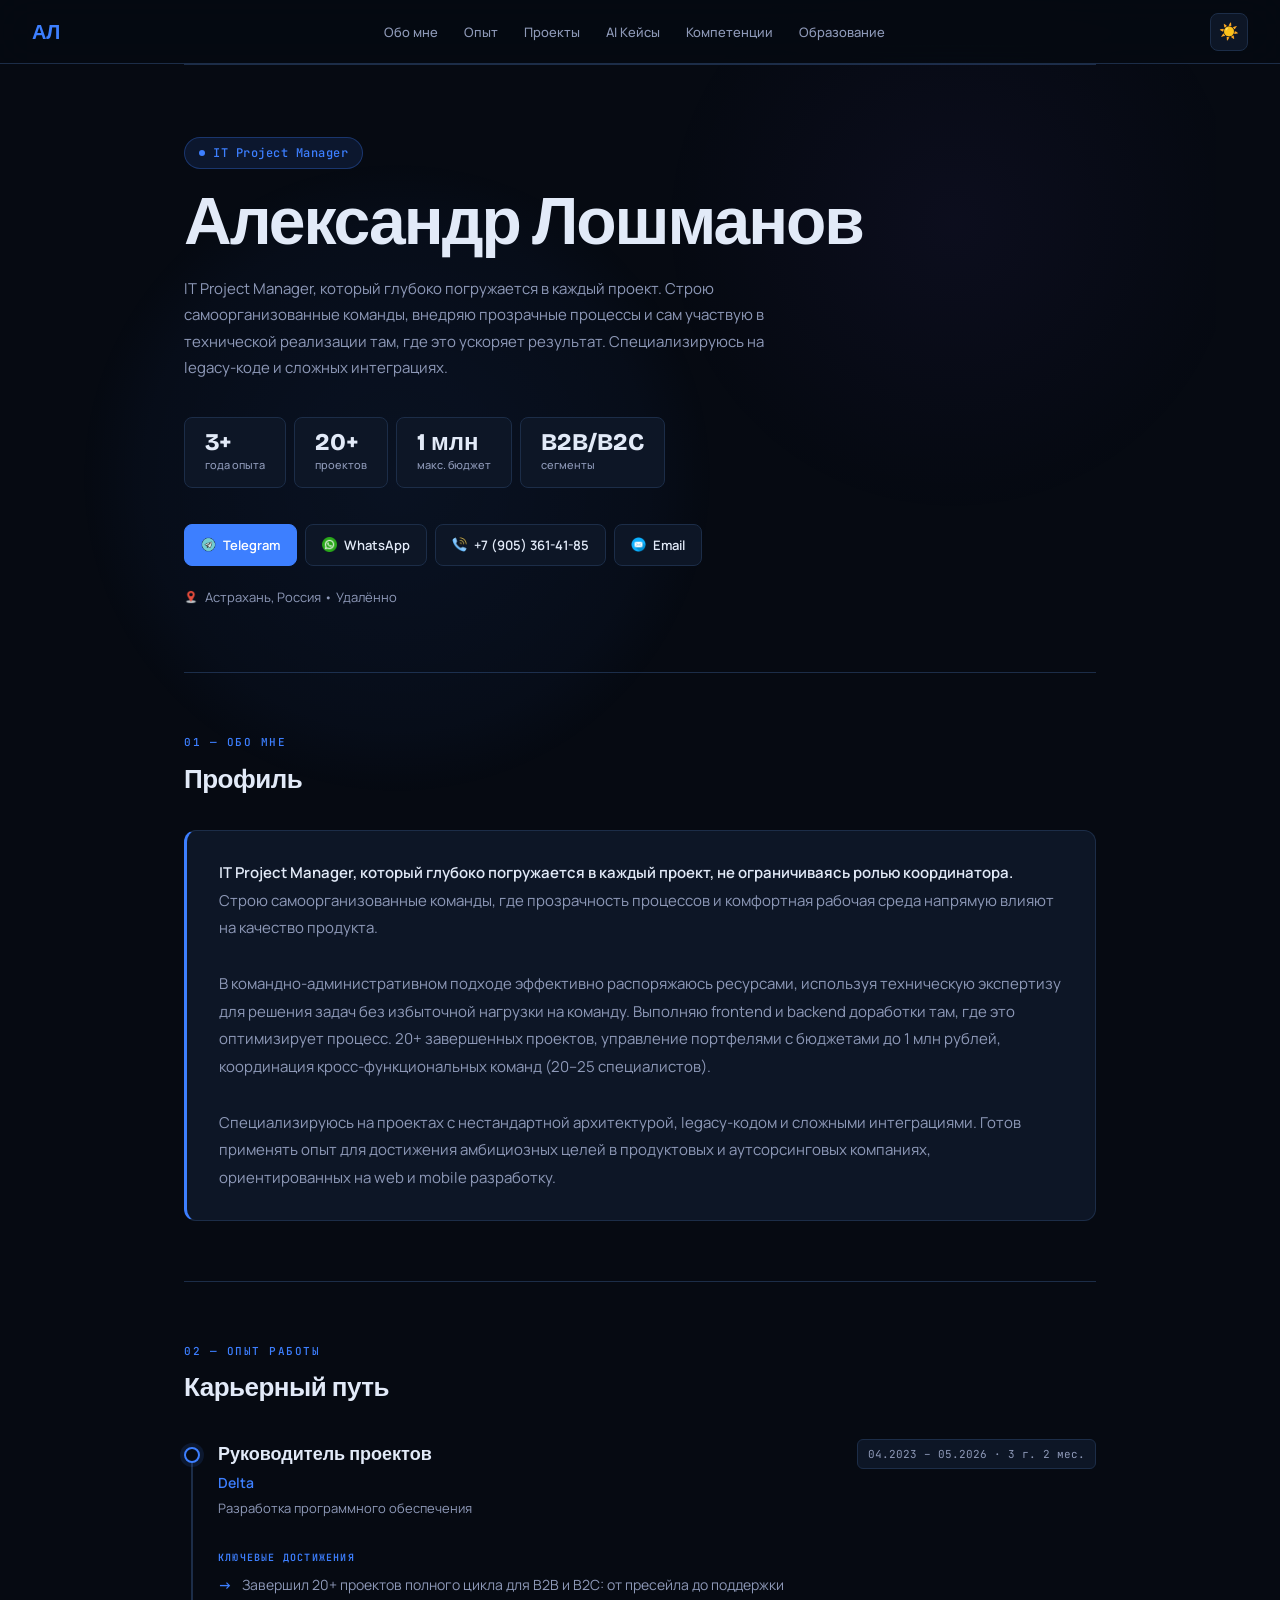
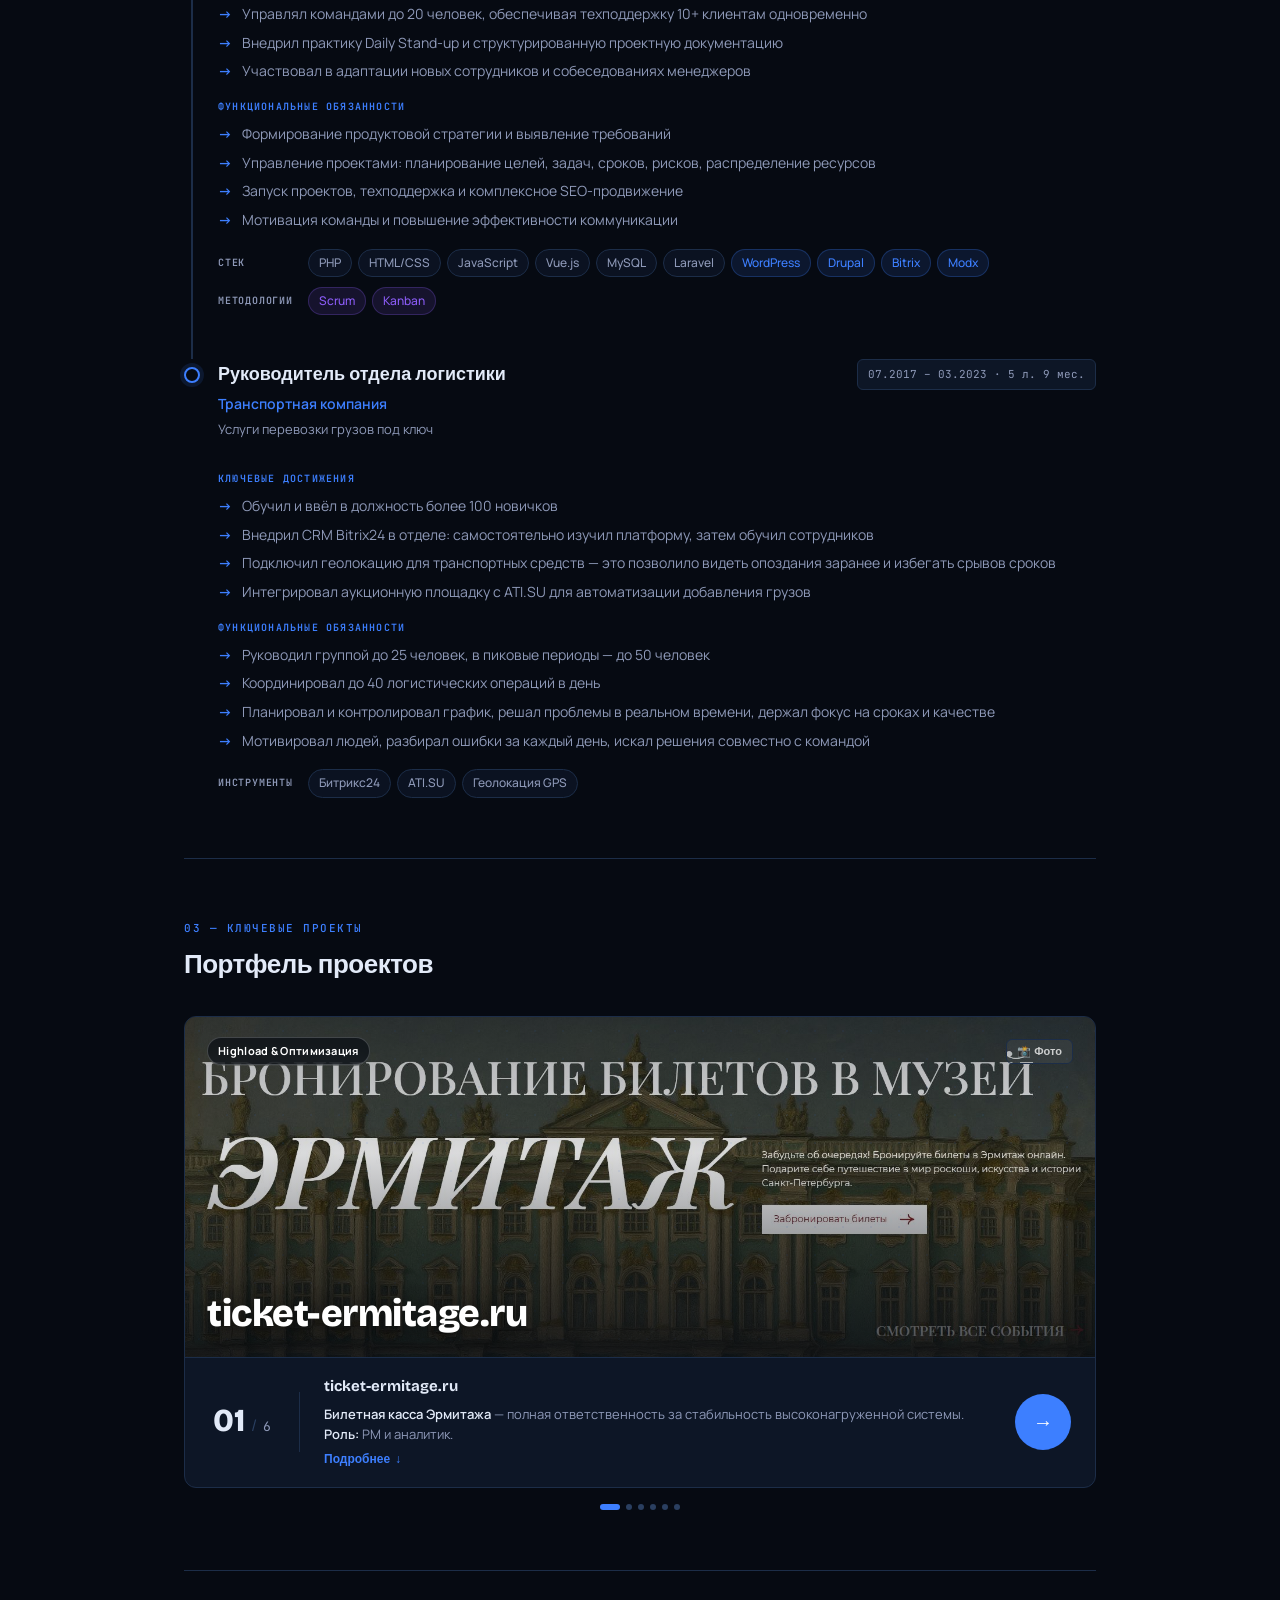
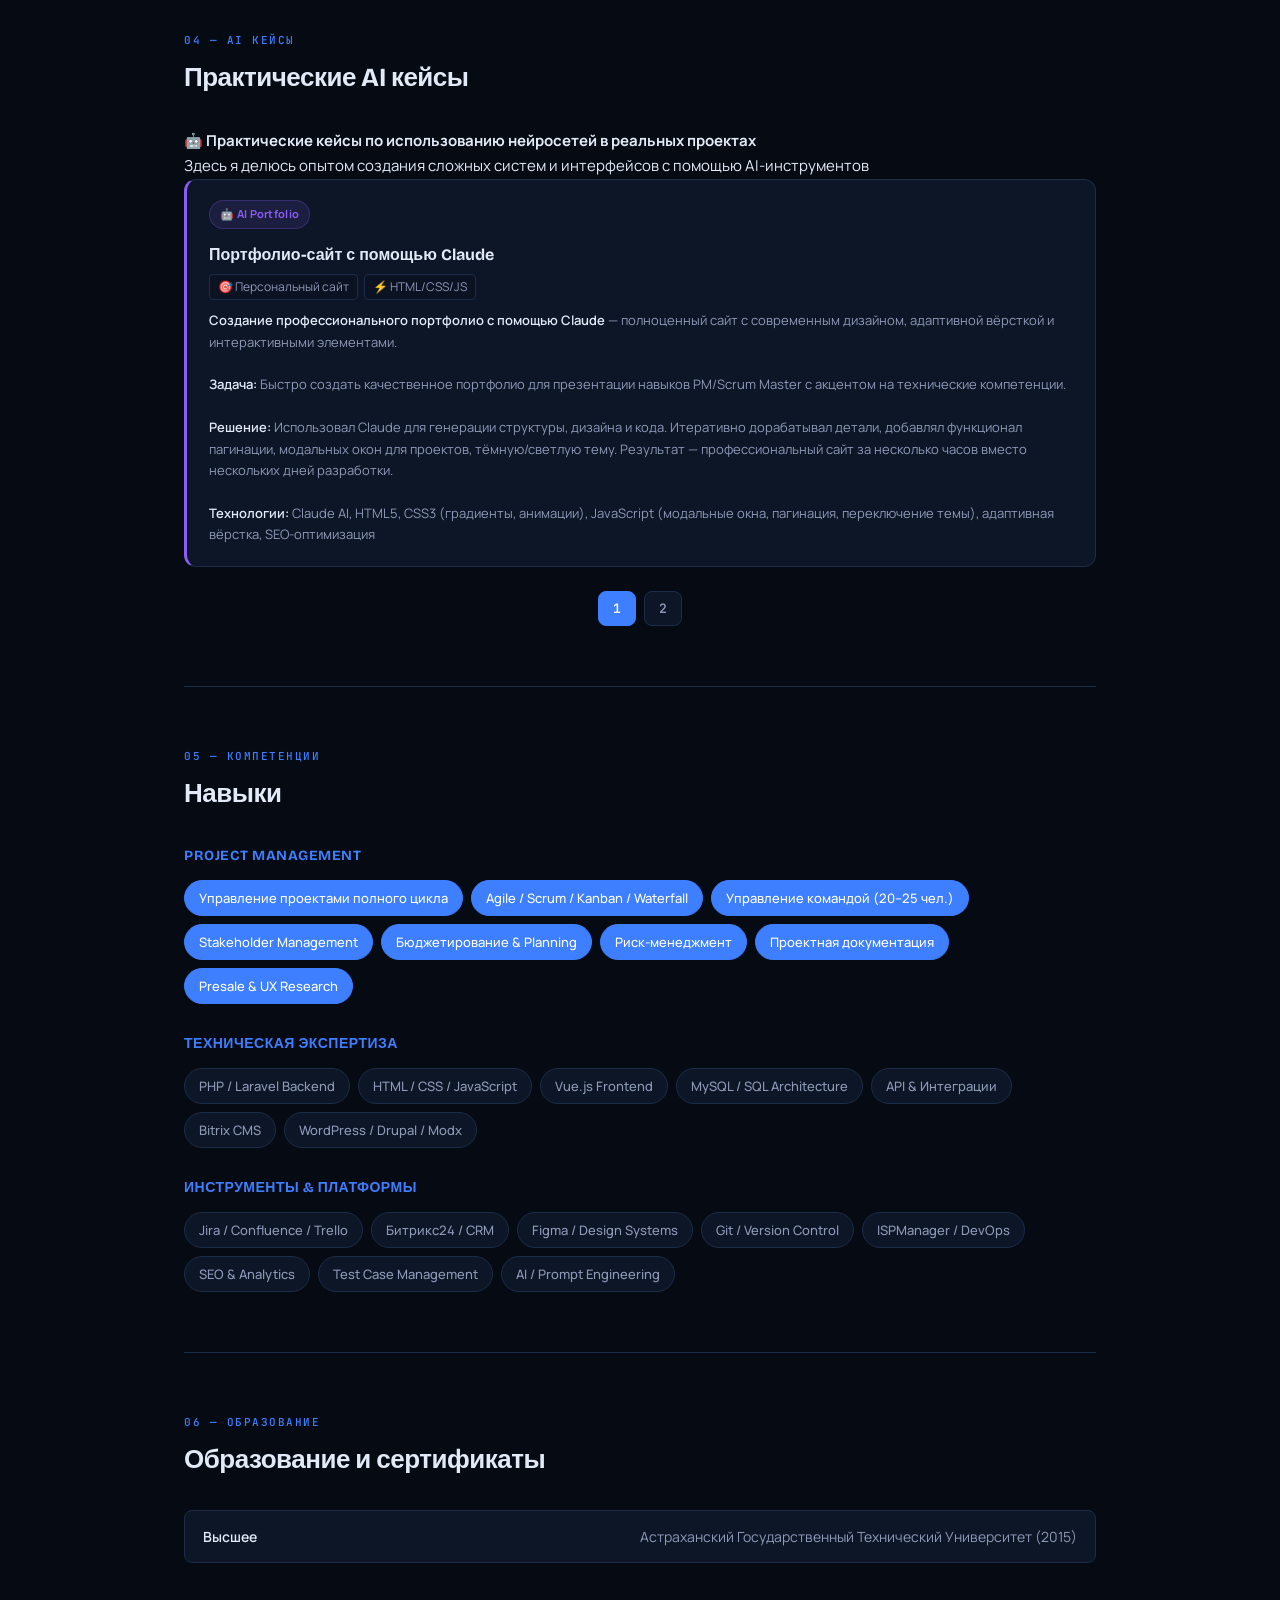
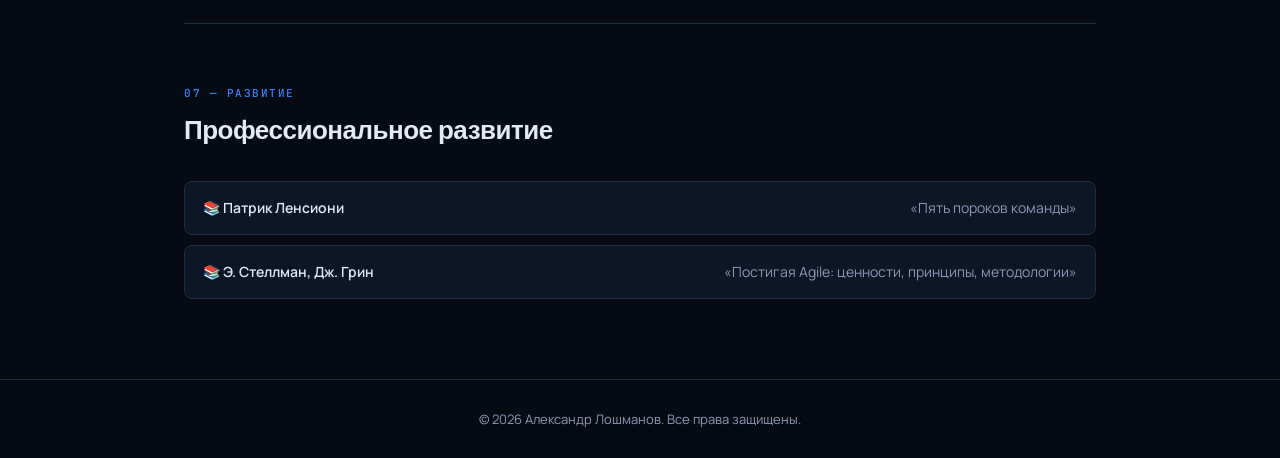
<file: index.html>
<!DOCTYPE html>
<html lang="ru">
<head>
  <meta charset="UTF-8">
  <meta name="viewport" content="width=device-width, initial-scale=1.0">

  <!-- Yandex.Metrika counter -->
  <script type="text/javascript">
    (function(m,e,t,r,i,k,a){
      m[i]=m[i]||function(){(m[i].a=m[i].a||[]).push(arguments)};
      m[i].l=1*new Date();
      for(var j=0;j<document.scripts.length;j++){if(document.scripts[j].src===r){return;}}
      k=e.createElement(t),a=e.getElementsByTagName(t)[0],k.async=1,k.src=r,a.parentNode.insertBefore(k,a)
    })(window,document,'script','https://mc.yandex.ru/metrika/tag.js?id=105539542','ym');
    ym(105539542,'init',{ssr:true,webvisor:true,clickmap:true,ecommerce:"dataLayer",accurateTrackBounce:true,trackLinks:true});
  </script>
  <noscript><div><img src="https://mc.yandex.ru/watch/105539542" style="position:absolute;left:-9999px;" alt=""></div></noscript>
  <!-- /Yandex.Metrika counter -->

  <!-- Core SEO Meta Tags -->
  <title>Александр Лошманов — IT Project Manager | Портфолио</title>
  <meta name="description" content="IT Project Manager с 3+ годами опыта в веб-разработке. Управление проектами до 1 млн рублей, координация команд 20-25 человек, специализация на legacy-коде и сложных интеграциях. 20+ завершенных проектов.">
  <meta name="keywords" content="project manager, IT менеджер, веб-разработка, Bitrix CMS, управление проектами, портфель проектов, Scrum, Kanban, Астрахань, удаленно">
  <meta name="author" content="Александр Лошманов">
  <meta name="robots" content="index, follow, max-image-preview:large, max-snippet:-1, max-video-preview:-1">
  <meta name="language" content="Russian">
  <meta name="revisit-after" content="7 days">
  <meta name="theme-color" content="#060a12">

  <link rel="canonical" href="https://assamit11-cell.github.io/">

  <!-- Open Graph -->
  <meta property="og:type" content="profile">
  <meta property="og:url" content="https://assamit11-cell.github.io/">
  <meta property="og:title" content="Александр Лошманов — IT Project Manager | Портфолио">
  <meta property="og:description" content="IT Project Manager с портфелем 20+ проектов. Управление командами, веб-разработка, Bitrix CMS, сложные интеграции.">
  <meta property="og:site_name" content="Александр Лошманов - Портфолио">
  <meta property="profile:first_name" content="Александр">
  <meta property="profile:last_name" content="Лошманов">

  <!-- Performance -->
  <link rel="preconnect" href="https://fonts.googleapis.com">
  <link rel="preconnect" href="https://fonts.gstatic.com" crossorigin>
  <meta http-equiv="X-UA-Compatible" content="IE=edge">
  <meta name="format-detection" content="telephone=no">

  <!-- Fonts -->
  <link href="https://fonts.googleapis.com/css2?family=Bricolage+Grotesque:opsz,wght@12..96,400;12..96,600;12..96,700;12..96,800&family=Manrope:wght@400;500;600&family=JetBrains+Mono:wght@400;500&display=swap" rel="stylesheet">

  <link rel="icon" type="image/png" href="img/favicon.png">
  <link rel="apple-touch-icon" href="img/favicon.png">
  <link rel="stylesheet" href="style/style.css">
</head>
<body>

  <!-- Back to Top -->
  <button id="backToTop" title="Наверх">↑</button>

  <!-- Lightbox -->
  <div id="lightbox" class="lightbox">
    <span class="lightbox-close">&times;</span>
    <button class="lightbox-prev">&#10094;</button>
    <button class="lightbox-next">&#10095;</button>
    <img class="lightbox-content" id="lightbox-img" alt="Фото проекта">
  </div>

  <!-- ── Top Navigation ─────────────────────────────── -->
  <nav class="topnav">
    <span class="nav-brand">АЛ</span>
    <ul class="nav-links">
      <li><a href="#about-section"     class="nav-link" data-section="about-section">Обо мне</a></li>
      <li><a href="#experience-section" class="nav-link" data-section="experience-section">Опыт</a></li>
      <li><a href="#projects-section"  class="nav-link" data-section="projects-section">Проекты</a></li>
      <li><a href="#blog-section"      class="nav-link" data-section="blog-section">AI Кейсы</a></li>
      <li><a href="#skills-section"    class="nav-link" data-section="skills-section">Компетенции</a></li>
      <li><a href="#education-section" class="nav-link" data-section="education-section">Образование</a></li>
    </ul>
    <div class="nav-right">
      <button class="theme-toggle" id="themeToggle" title="Переключить тему">🌙</button>
      <button class="hamburger" id="hamburger" aria-label="Меню">
        <span></span><span></span><span></span>
      </button>
    </div>
  </nav>

  <!-- Mobile Nav -->
  <div class="mobile-nav" id="mobileNav">
    <a href="#about-section"      class="nav-link" data-section="about-section">Обо мне</a>
    <a href="#experience-section" class="nav-link" data-section="experience-section">Опыт работы</a>
    <a href="#projects-section"   class="nav-link" data-section="projects-section">Ключевые проекты</a>
    <a href="#blog-section"       class="nav-link" data-section="blog-section">AI Кейсы</a>
    <a href="#skills-section"     class="nav-link" data-section="skills-section">Компетенции</a>
    <a href="#education-section"  class="nav-link" data-section="education-section">Образование</a>
  </div>

  <main>
    <div class="container">

      <!-- ── Hero ──────────────────────────────────────── -->
      <section class="hero">
        <div class="hero-bg" id="heroBg"></div>
        <div class="hero-label">IT Project Manager</div>
        <h1>Александр Лошманов</h1>
        <p class="hero-subtitle">
          IT Project Manager, который глубоко погружается в каждый проект. Строю самоорганизованные команды, внедряю прозрачные процессы и сам участвую в технической реализации там, где это ускоряет результат. Специализируюсь на legacy-коде и сложных интеграциях.
        </p>
        <div class="hero-stats">
          <div class="stat-item">
            <div class="stat-num">3+</div>
            <div class="stat-label">года опыта</div>
          </div>
          <div class="stat-item">
            <div class="stat-num">20+</div>
            <div class="stat-label">проектов</div>
          </div>
          <div class="stat-item">
            <div class="stat-num">1 млн</div>
            <div class="stat-label">макс. бюджет</div>
          </div>
          <div class="stat-item">
            <div class="stat-num">B2B/B2C</div>
            <div class="stat-label">сегменты</div>
          </div>
        </div>
        <div class="hero-contacts">
          <a href="https://t.me/al_loshmanov" target="_blank" class="contact-btn primary">
            <img src="img/telegram.png" width="15" height="15" alt=""> Telegram
          </a>
          <a href="https://wa.me/79053614185" target="_blank" class="contact-btn secondary">
            <img src="img/whatsapp.png" width="15" height="15" alt=""> WhatsApp
          </a>
          <a href="tel:+79053614185" class="contact-btn secondary">
            <img src="img/phone.png" width="15" height="15" alt=""> +7 (905) 361-41-85
          </a>
          <a href="mailto:loshmanow.a@yandex.ru" class="contact-btn secondary">
            <img src="img/pochta.png" width="15" height="15" alt=""> Email
          </a>
        </div>
        <div class="hero-location">
          <img src="img/loc.png" width="14" height="14" alt=""> Астрахань, Россия • Удалённо
        </div>
      </section>

      <!-- ── About ──────────────────────────────────────── -->
      <section id="about-section">
        <div class="section-label">01 — Обо мне</div>
        <h2>Профиль</h2>
        <div class="about-text reveal">
          <strong>IT Project Manager, который глубоко погружается в каждый проект, не ограничиваясь ролью координатора.</strong> Строю самоорганизованные команды, где прозрачность процессов и комфортная рабочая среда напрямую влияют на качество продукта.<br><br>
          В командно-административном подходе эффективно распоряжаюсь ресурсами, используя техническую экспертизу для решения задач без избыточной нагрузки на команду. Выполняю frontend и backend доработки там, где это оптимизирует процесс. 20+ завершенных проектов, управление портфелями с бюджетами до 1 млн рублей, координация кросс-функциональных команд (20–25 специалистов).<br><br>
          Специализируюсь на проектах с нестандартной архитектурой, legacy-кодом и сложными интеграциями. Готов применять опыт для достижения амбициозных целей в продуктовых и аутсорсинговых компаниях, ориентированных на web и mobile разработку.
        </div>
      </section>

      <!-- ── Experience ─────────────────────────────────── -->
      <section id="experience-section">
        <div class="section-label">02 — Опыт работы</div>
        <h2>Карьерный путь</h2>
        <div class="timeline">

          <div class="timeline-item reveal">
            <div class="exp-header">
              <div>
                <div class="exp-title">Руководитель проектов</div>
                <div class="exp-company">Delta</div>
                <div class="exp-industry">Разработка программного обеспечения</div>
              </div>
              <div class="exp-period">04.2023 – 05.2026 · 3 г. 2 мес.</div>
            </div>
            <div class="exp-block-title">Ключевые достижения</div>
            <ul class="achievements">
              <li>Завершил 20+ проектов полного цикла для B2B и B2C: от пресейла до поддержки</li>
              <li>Управлял командами до 20 человек, обеспечивая техподдержку 10+ клиентам одновременно</li>
              <li>Внедрил практику Daily Stand-up и структурированную проектную документацию</li>
              <li>Участвовал в адаптации новых сотрудников и собеседованиях менеджеров</li>
            </ul>
            <div class="exp-block-title">Функциональные обязанности</div>
            <ul class="achievements">
              <li>Формирование продуктовой стратегии и выявление требований</li>
              <li>Управление проектами: планирование целей, задач, сроков, рисков, распределение ресурсов</li>
              <li>Запуск проектов, техподдержка и комплексное SEO-продвижение</li>
              <li>Мотивация команды и повышение эффективности коммуникации</li>
            </ul>
            <div class="exp-tags-group">
              <div class="exp-tags-row">
                <span class="exp-tag-label">Стек</span>
                <div class="exp-tags">
                  <span class="exp-tag">PHP</span><span class="exp-tag">HTML/CSS</span><span class="exp-tag">JavaScript</span><span class="exp-tag">Vue.js</span><span class="exp-tag">MySQL</span><span class="exp-tag">Laravel</span><span class="exp-tag exp-tag--cms">WordPress</span><span class="exp-tag exp-tag--cms">Drupal</span><span class="exp-tag exp-tag--cms">Bitrix</span><span class="exp-tag exp-tag--cms">Modx</span>
                </div>
              </div>
              <div class="exp-tags-row">
                <span class="exp-tag-label">Методологии</span>
                <div class="exp-tags">
                  <span class="exp-tag exp-tag--method">Scrum</span><span class="exp-tag exp-tag--method">Kanban</span>
                </div>
              </div>
            </div>
          </div>

          <div class="timeline-item reveal">
            <div class="exp-header">
              <div>
                <div class="exp-title">Руководитель отдела логистики</div>
                <div class="exp-company">Транспортная компания</div>
                <div class="exp-industry">Услуги перевозки грузов под ключ</div>
              </div>
              <div class="exp-period">07.2017 – 03.2023 · 5 л. 9 мес.</div>
            </div>
            <div class="exp-block-title">Ключевые достижения</div>
            <ul class="achievements">
              <li>Обучил и ввёл в должность более 100 новичков</li>
              <li>Внедрил CRM Bitrix24 в отделе: самостоятельно изучил платформу, затем обучил сотрудников</li>
              <li>Подключил геолокацию для транспортных средств — это позволило видеть опоздания заранее и избегать срывов сроков</li>
              <li>Интегрировал аукционную площадку с ATI.SU для автоматизации добавления грузов</li>
            </ul>
            <div class="exp-block-title">Функциональные обязанности</div>
            <ul class="achievements">
              <li>Руководил группой до 25 человек, в пиковые периоды — до 50 человек</li>
              <li>Координировал до 40 логистических операций в день</li>
              <li>Планировал и контролировал график, решал проблемы в реальном времени, держал фокус на сроках и качестве</li>
              <li>Мотивировал людей, разбирал ошибки за каждый день, искал решения совместно с командой</li>
            </ul>
            <div class="exp-tags-group">
              <div class="exp-tags-row">
                <span class="exp-tag-label">Инструменты</span>
                <div class="exp-tags">
                  <span class="exp-tag">Битрикс24</span><span class="exp-tag">ATI.SU</span><span class="exp-tag">Геолокация GPS</span>
                </div>
              </div>
            </div>
          </div>

        </div>
      </section>

      <!-- ── Projects ───────────────────────────────────── -->
      <section id="projects-section">
        <div class="section-label">03 — Ключевые проекты</div>
        <h2>Портфель проектов</h2>

        <div class="pslider" id="projectSlider">

          <!-- Slide 1: ticket-ermitage.ru -->
          <div class="pslide" data-bg="img/ticket_1.jpg">
            <div class="pslide-visual">
              <div class="pslide-overlay"></div>
              <div class="pslide-pattern"></div>
              <div class="pslide-top">
                <div class="project-badge">Highload &amp; Оптимизация</div>
                <button class="project-photo-btn" onclick="openProjectModal('ticket-modal')">📸 Фото</button>
              </div>
              <div class="pslide-headline">ticket-ermitage.ru</div>
            </div>
            <div class="pslide-bar">
              <div class="pslide-counter">
                <span class="pslide-num">01</span>
                <span class="pslide-sep">/</span>
                <span class="pslide-total">6</span>
              </div>
              <div class="pslide-divider"></div>
              <div class="pslide-info">
                <div class="pslide-name">ticket-ermitage.ru</div>
                <div class="pslide-desc"><strong>Билетная касса Эрмитажа</strong> — полная ответственность за стабильность высоконагруженной системы. <strong>Роль:</strong> PM и аналитик.</div>
                <div class="pslide-full">Организовал работу команды над редизайном и SEO-оптимизацией. Лично инициировал разработку и внедрение ключевых модулей: контроль заказов, подключение платежного шлюза по API, оптимизацию хранения данных.<br><br><strong>Проблема:</strong> Высокая нагрузка на базу данных из-за неэффективной архитектуры хранения заказов. <strong>Решение:</strong> Предложил скоординировать анализ, внедрить оптимизацию и ограничения на выборки, разработать корректные SQL-запросы. Это снизило нагрузку на сервер и обеспечило стабильную работу при пиковых потоках.<br><br><strong>Результат:</strong> Запуск высоконагруженной системы без простоев. Конверсия выросла в 2 раза после внедрения корректного трекинга целей.</div>
                <button class="pslide-more">Подробнее <span class="pslide-more-icon">↓</span></button>
              </div>
              <button class="pslide-arrow">→</button>
            </div>
          </div>

          <!-- Slide 2: monolit-ug.ru -->
          <div class="pslide" data-bg="img/monolit_1.jpg">
            <div class="pslide-visual">
              <div class="pslide-overlay"></div>
              <div class="pslide-pattern"></div>
              <div class="pslide-top">
                <div class="project-badge">B2B Корпоратив</div>
                <button class="project-photo-btn" onclick="openProjectModal('monolit-modal')">📸 Фото</button>
              </div>
              <div class="pslide-headline">monolit-ug.ru</div>
            </div>
            <div class="pslide-bar">
              <div class="pslide-counter">
                <span class="pslide-num">02</span>
                <span class="pslide-sep">/</span>
                <span class="pslide-total">6</span>
              </div>
              <div class="pslide-divider"></div>
              <div class="pslide-info">
                <div class="pslide-name">monolit-ug.ru</div>
                <div class="pslide-desc"><strong>Корпоративный сайт крупного производителя ЖБИ</strong> на базе Аспро. <strong>Роль:</strong> PM полного цикла.</div>
                <div class="pslide-full">Сбор требований, техническое проектирование, управление командой, координация с клиентом. Доработки под специфику бизнеса: каталог с фильтрацией по техническим параметрам, интеграция прайс-листов, оптимизация под B2B-процессы. Постпроектная поддержка и масштабирование.<br><br><strong>Результат:</strong> Запущенный сайт с полной функциональностью каталога, интегрирован в CRM клиента, клиент готов к масштабированию и поддержке.</div>
                <button class="pslide-more">Подробнее <span class="pslide-more-icon">↓</span></button>
              </div>
              <button class="pslide-arrow">→</button>
            </div>
          </div>

          <!-- Slide 3: labtronica.ru -->
          <div class="pslide" data-bg="img/labtr_1.jpg">
            <div class="pslide-visual">
              <div class="pslide-overlay"></div>
              <div class="pslide-pattern"></div>
              <div class="pslide-top">
                <div class="project-badge">Рекордные сроки</div>
                <button class="project-photo-btn" onclick="openProjectModal('labtronica-modal')">📸 Фото</button>
              </div>
              <div class="pslide-headline">labtronica.ru</div>
            </div>
            <div class="pslide-bar">
              <div class="pslide-counter">
                <span class="pslide-num">03</span>
                <span class="pslide-sep">/</span>
                <span class="pslide-total">6</span>
              </div>
              <div class="pslide-divider"></div>
              <div class="pslide-info">
                <div class="pslide-name">labtronica.ru</div>
                <div class="pslide-desc"><strong>Каталог медицинского оборудования</strong> — специализированная платформа для подбора и покупки медицинского оборудования. <strong>Роль:</strong> PM и tech lead.</div>
                <div class="pslide-full">Управление в условиях жёстких сроков и ограниченного бюджета. Активно помогал команде реактивными фронтенд/бэкенд-доработками для разгрузки узких мест. Оптимизировал процесс разработки, убрал ненужные этапы, ускорил итерации.<br><br><strong>Результат:</strong> Проект сдан на 20% быстрее плана без потери качества. Команда получила опыт работы в спринтах с жёсткими дедлайнами, клиент вовремя запустил продакт.</div>
                <button class="pslide-more">Подробнее <span class="pslide-more-icon">↓</span></button>
              </div>
              <button class="pslide-arrow">→</button>
            </div>
          </div>

          <!-- Slide 4: ростинвест36.рф -->
          <div class="pslide" data-bg="img/rostinv_1.jpg">
            <div class="pslide-visual">
              <div class="pslide-overlay"></div>
              <div class="pslide-pattern"></div>
              <div class="pslide-top">
                <div class="project-badge">Сложный клиент</div>
                <button class="project-photo-btn" onclick="openProjectModal('rostinvest-modal')">📸 Фото</button>
              </div>
              <div class="pslide-headline">ростинвест36.рф</div>
            </div>
            <div class="pslide-bar">
              <div class="pslide-counter">
                <span class="pslide-num">04</span>
                <span class="pslide-sep">/</span>
                <span class="pslide-total">6</span>
              </div>
              <div class="pslide-divider"></div>
              <div class="pslide-info">
                <div class="pslide-name">ростинвест36.рф</div>
                <div class="pslide-desc"><strong>Поставщик средств индивидуальной защиты (СИЗ)</strong> — сайт с каталогом рабочей одежды и средств защиты. <strong>Роль:</strong> PM и stakeholder manager.</div>
                <div class="pslide-full">Работа с требовательным клиентом с нестандартными пожеланиями по структуре каталога. Сам договаривался с поставщиками данных, проработал все детали размещения и актуализации информации. Фасилитировал сложные согласования и уточнения требований.<br><br><strong>Результат:</strong> Клиент получил точно под его задачи систему, готовую к генерации лидов. Долгосрочное партнерство с возможностью расширения функционала.</div>
                <button class="pslide-more">Подробнее <span class="pslide-more-icon">↓</span></button>
              </div>
              <button class="pslide-arrow">→</button>
            </div>
          </div>

          <!-- Slide 5: laiska.ru -->
          <div class="pslide" data-bg="img/lai_1.jpg">
            <div class="pslide-visual">
              <div class="pslide-overlay"></div>
              <div class="pslide-pattern"></div>
              <div class="pslide-top">
                <div class="project-badge">Меняющиеся требования</div>
                <button class="project-photo-btn" onclick="openProjectModal('laiska-modal')">📸 Фото</button>
              </div>
              <div class="pslide-headline">laiska.ru</div>
            </div>
            <div class="pslide-bar">
              <div class="pslide-counter">
                <span class="pslide-num">05</span>
                <span class="pslide-sep">/</span>
                <span class="pslide-total">6</span>
              </div>
              <div class="pslide-divider"></div>
              <div class="pslide-info">
                <div class="pslide-name">laiska.ru</div>
                <div class="pslide-desc"><strong>LAISKA — одноразовые электронные устройства</strong> (официальный представитель ELUX и ALTISC в России). <strong>Роль:</strong> PM и Scrum Master.</div>
                <div class="pslide-full">Управление проектом в условиях постоянно меняющихся требований — клиент уточнял задачи по ходу разработки. Внедрил гибкую систему управления scope: еженедельные уточнения, контроль бюджета, приоритизация фич. Работал с Kanban для быстрого реагирования на изменения.<br><br><strong>Результат:</strong> Проект успешно вышел на релиз несмотря на высокую волатильность требований. Команда адаптировалась к стилю клиента, клиент получил систему, готовую к итеративному улучшению.</div>
                <button class="pslide-more">Подробнее <span class="pslide-more-icon">↓</span></button>
              </div>
              <button class="pslide-arrow">→</button>
            </div>
          </div>

          <!-- Slide 6: Русское Радио -->
          <div class="pslide" data-bg="img/rus_1.jpg">
            <div class="pslide-visual">
              <div class="pslide-overlay"></div>
              <div class="pslide-pattern"></div>
              <div class="pslide-top">
                <div class="project-badge">Дизайн &amp; Стратегия</div>
                <button class="project-photo-btn" onclick="openProjectModal('radio-modal')">📸 Фото</button>
              </div>
              <div class="pslide-headline">Русское Радио Краснодар</div>
            </div>
            <div class="pslide-bar">
              <div class="pslide-counter">
                <span class="pslide-num">06</span>
                <span class="pslide-sep">/</span>
                <span class="pslide-total">6</span>
              </div>
              <div class="pslide-divider"></div>
              <div class="pslide-info">
                <div class="pslide-name">Русское Радио Краснодар</div>
                <div class="pslide-desc"><strong>Медиа-платформа</strong> — PM на этапе дизайна. Конкурентный анализ 15+ радиостанций, формирование информационной архитектуры.</div>
                <div class="pslide-full">Фасилитация работы дизайнера: техническое уточнение задач, контроль качества макетов, согласование с брендом. Подготовка всех материалов к разработке.<br><br><strong>Результат:</strong> Качественно спроектированный сайт, утверждённая архитектура и дизайн, передано в разработку без переделок. Клиент готов к следующему этапу.</div>
                <button class="pslide-more">Подробнее <span class="pslide-more-icon">↓</span></button>
              </div>
              <button class="pslide-arrow">→</button>
            </div>
          </div>

        </div>
      </section>

      <!-- ── AI Cases ───────────────────────────────────── -->
      <section id="blog-section">
        <div class="section-label">04 — AI Кейсы</div>
        <h2>Практические AI кейсы</h2>
        <div class="blog-intro reveal">
          🤖 <strong>Практические кейсы по использованию нейросетей в реальных проектах</strong><br>
          Здесь я делюсь опытом создания сложных систем и интерфейсов с помощью AI-инструментов
        </div>

        <div class="projects-grid" id="blogGrid">

          <!-- Кейс 1: Портфолио-сайт -->
          <div class="project-card ai-case reveal">
            <div class="card-top">
              <div class="project-badge purple">🤖 AI Portfolio</div>
            </div>
            <div class="project-name">Портфолио-сайт с помощью Claude</div>
            <div class="project-meta">
              <span>🎯 Персональный сайт</span>
              <span>⚡ HTML/CSS/JS</span>
            </div>
            <div class="project-desc">
              <strong>Создание профессионального портфолио с помощью Claude</strong> — полноценный сайт с современным дизайном, адаптивной вёрсткой и интерактивными элементами.<br><br>
              <strong>Задача:</strong> Быстро создать качественное портфолио для презентации навыков PM/Scrum Master с акцентом на технические компетенции.<br><br>
              <strong>Решение:</strong> Использовал Claude для генерации структуры, дизайна и кода. Итеративно дорабатывал детали, добавлял функционал пагинации, модальных окон для проектов, тёмную/светлую тему. Результат — профессиональный сайт за несколько часов вместо нескольких дней разработки.<br><br>
              <strong>Технологии:</strong> Claude AI, HTML5, CSS3 (градиенты, анимации), JavaScript (модальные окна, пагинация, переключение темы), адаптивная вёрстка, SEO-оптимизация
            </div>
          </div>

          <!-- Кейс 2: Информационные страницы Эрмитажа -->
          <div class="project-card ai-case reveal">
            <div class="card-top">
              <div class="project-badge purple">🤖 AI Design</div>
              <button class="project-photo-btn" onclick="openProjectModal('info-pages-modal')">📸 Фото</button>
            </div>
            <div class="project-name">Информационные страницы Эрмитажа</div>
            <div class="project-meta">
              <span>🎨 UX/UI Design</span>
              <span>📱 Адаптивная вёрстка</span>
            </div>
            <div class="project-desc">
              <strong>Дизайн и структура информационных страниц для ticket-ermitage.ru</strong> — комплекс страниц с информацией о музее, контактами, режимом работы и услугами.<br><br>
              <strong>Задача:</strong> Создать удобные информационные страницы, которые гармонично впишутся в существующий дизайн билетной системы Эрмитажа.<br><br>
              <strong>Решение с AI:</strong> Совместно с Claude спроектировал архитектуру информации, разработал визуальную структуру и дизайн страниц. AI помог с организацией контента, созданием иерархии заголовков, подбором оптимальных UI-паттернов для различных типов информации.<br><br>
              <strong>Страницы:</strong> Контакты — карта, способы связи, адреса касс; Режим работы — расписание всех зданий; Аудиогид — описание услуги, условия аренды, языки.<br><br>
              <strong>Результат:</strong> Созданные страницы органично вписались в структуру сайта. Количество обращений в поддержку снизилось на 25%.<br><br>
              <strong>Технологии:</strong> Claude AI, Bitrix Framework, HTML5/CSS3, адаптивная вёрстка, семантическая разметка
            </div>
          </div>

        </div>
        <div class="pagination" id="blog-pagination"></div>
      </section>

      <!-- ── Skills ──────────────────────────────────────── -->
      <section id="skills-section">
        <div class="section-label">05 — Компетенции</div>
        <h2>Навыки</h2>
        <div class="skills-categories">

          <div class="skill-category reveal">
            <h3>Project Management</h3>
            <div class="skills-grid">
              <div class="skill-tag primary">Управление проектами полного цикла</div>
              <div class="skill-tag primary">Agile / Scrum / Kanban / Waterfall</div>
              <div class="skill-tag primary">Управление командой (20–25 чел.)</div>
              <div class="skill-tag primary">Stakeholder Management</div>
              <div class="skill-tag primary">Бюджетирование &amp; Planning</div>
              <div class="skill-tag primary">Риск-менеджмент</div>
              <div class="skill-tag primary">Проектная документация</div>
              <div class="skill-tag primary">Presale &amp; UX Research</div>
            </div>
          </div>

          <div class="skill-category reveal">
            <h3>Техническая экспертиза</h3>
            <div class="skills-grid">
              <div class="skill-tag">PHP / Laravel Backend</div>
              <div class="skill-tag">HTML / CSS / JavaScript</div>
              <div class="skill-tag">Vue.js Frontend</div>
              <div class="skill-tag">MySQL / SQL Architecture</div>
              <div class="skill-tag">API &amp; Интеграции</div>
              <div class="skill-tag">Bitrix CMS</div>
              <div class="skill-tag">WordPress / Drupal / Modx</div>
            </div>
          </div>

          <div class="skill-category reveal">
            <h3>Инструменты &amp; Платформы</h3>
            <div class="skills-grid">
              <div class="skill-tag">Jira / Confluence / Trello</div>
              <div class="skill-tag">Битрикс24 / CRM</div>
              <div class="skill-tag">Figma / Design Systems</div>
              <div class="skill-tag">Git / Version Control</div>
              <div class="skill-tag">ISPManager / DevOps</div>
              <div class="skill-tag">SEO &amp; Analytics</div>
              <div class="skill-tag">Test Case Management</div>
              <div class="skill-tag">AI / Prompt Engineering</div>
            </div>
          </div>

        </div>
      </section>

      <!-- ── Education ───────────────────────────────────── -->
      <section id="education-section">
        <div class="section-label">06 — Образование</div>
        <h2>Образование и сертификаты</h2>
        <div class="stack-list">
          <div class="stack-item reveal">
            <span class="stack-label">Высшее</span>
            <span class="stack-value">Астраханский Государственный Технический Университет (2015)</span>
          </div>
        </div>
      </section>

      <!-- ── Professional Development ───────────────────── -->
      <section>
        <div class="section-label">07 — Развитие</div>
        <h2>Профессиональное развитие</h2>
        <div class="stack-list">
          <div class="stack-item reveal">
            <span class="stack-label">📚 Патрик Ленсиони</span>
            <span class="stack-value">«Пять пороков команды»</span>
          </div>
          <div class="stack-item reveal">
            <span class="stack-label">📚 Э. Стеллман, Дж. Грин</span>
            <span class="stack-value">«Постигая Agile: ценности, принципы, методологии»</span>
          </div>
        </div>
      </section>

    </div><!-- /.container -->
  </main>

  <footer>
    <div class="container">
      <p>© 2026 Александр Лошманов. Все права защищены.</p>
    </div>
  </footer>

  <!-- ── All Modals ──────────────────────────────────────── -->

  <div id="ticket-modal" class="project-modal">
    <div class="modal-content">
      <span class="modal-close" onclick="closeProjectModal('ticket-modal')">&times;</span>
      <h3>Ticket-Ermitage — Фотографии проекта</h3>
      <div class="modal-photos">
        <img src="img/ticket_1.jpg" alt="Фото 1" class="project-img-modal">
        <img src="img/ticket_2.jpg" alt="Фото 2" class="project-img-modal">
      </div>
    </div>
  </div>

  <div id="monolit-modal" class="project-modal">
    <div class="modal-content">
      <span class="modal-close" onclick="closeProjectModal('monolit-modal')">&times;</span>
      <h3>Monolit-UG — Фотографии проекта</h3>
      <div class="modal-photos">
        <img src="img/monolit_1.jpg" alt="Фото 1" class="project-img-modal">
        <img src="img/monolit_2.jpg" alt="Фото 2" class="project-img-modal">
      </div>
    </div>
  </div>

  <div id="labtronica-modal" class="project-modal">
    <div class="modal-content">
      <span class="modal-close" onclick="closeProjectModal('labtronica-modal')">&times;</span>
      <h3>Labtronica — Фотографии проекта</h3>
      <div class="modal-photos">
        <img src="img/labtr_1.jpg" alt="Фото 1" class="project-img-modal">
        <img src="img/labtr_2.jpg" alt="Фото 2" class="project-img-modal">
      </div>
    </div>
  </div>

  <div id="rostinvest-modal" class="project-modal">
    <div class="modal-content">
      <span class="modal-close" onclick="closeProjectModal('rostinvest-modal')">&times;</span>
      <h3>Ростинвест36 — Фотографии проекта</h3>
      <div class="modal-photos">
        <img src="img/rostinv_1.jpg" alt="Фото 1" class="project-img-modal">
        <img src="img/rostinv_2.jpg" alt="Фото 2" class="project-img-modal">
      </div>
    </div>
  </div>

  <div id="laiska-modal" class="project-modal">
    <div class="modal-content">
      <span class="modal-close" onclick="closeProjectModal('laiska-modal')">&times;</span>
      <h3>Laiska — Фотографии проекта</h3>
      <div class="modal-photos">
        <img src="img/lai_1.jpg" alt="Фото 1" class="project-img-modal">
        <img src="img/lai_2.jpg" alt="Фото 2" class="project-img-modal">
      </div>
    </div>
  </div>

  <div id="radio-modal" class="project-modal">
    <div class="modal-content">
      <span class="modal-close" onclick="closeProjectModal('radio-modal')">&times;</span>
      <h3>Русское Радио Краснодар — Фотографии проекта</h3>
      <div class="modal-photos">
        <img src="img/rus_1.jpg" alt="Фото 1" class="project-img-modal">
        <img src="img/rus_2.jpg" alt="Фото 2" class="project-img-modal">
      </div>
    </div>
  </div>

  <div id="info-pages-modal" class="project-modal">
    <div class="modal-content">
      <span class="modal-close" onclick="closeProjectModal('info-pages-modal')">&times;</span>
      <h3>Информационные страницы — Примеры</h3>
      <div class="modal-photos">
        <img src="img/ticket_contacts.jpg" alt="Страница контактов" class="project-img-modal">
        <img src="img/ticket_time.jpg" alt="Страница режим работы" class="project-img-modal">
        <img src="img/ticket_audio.jpg" alt="Страница аудиогида" class="project-img-modal">
      </div>
    </div>
  </div>

  <!-- Schema.org JSON-LD -->
  <script type="application/ld+json">
  {
    "@context": "https://schema.org",
    "@type": "ProfilePage",
    "name": "Александр Лошманов",
    "description": "IT Project Manager с 1+ годом опыта в веб-разработке и управлении проектами",
    "url": "https://assamit11-cell.github.io/",
    "mainEntity": {
      "@type": "Person",
      "name": "Александр Лошманов",
      "jobTitle": "IT Project Manager",
      "sameAs": ["https://t.me/al_loshmanov"],
      "contactPoint": {
        "@type": "ContactPoint",
        "contactType": "Project Manager",
        "telephone": "+7-905-361-41-85"
      }
    }
  }
  </script>

  <script src="scripts/main.js"></script>
</body>
</html>
</file>
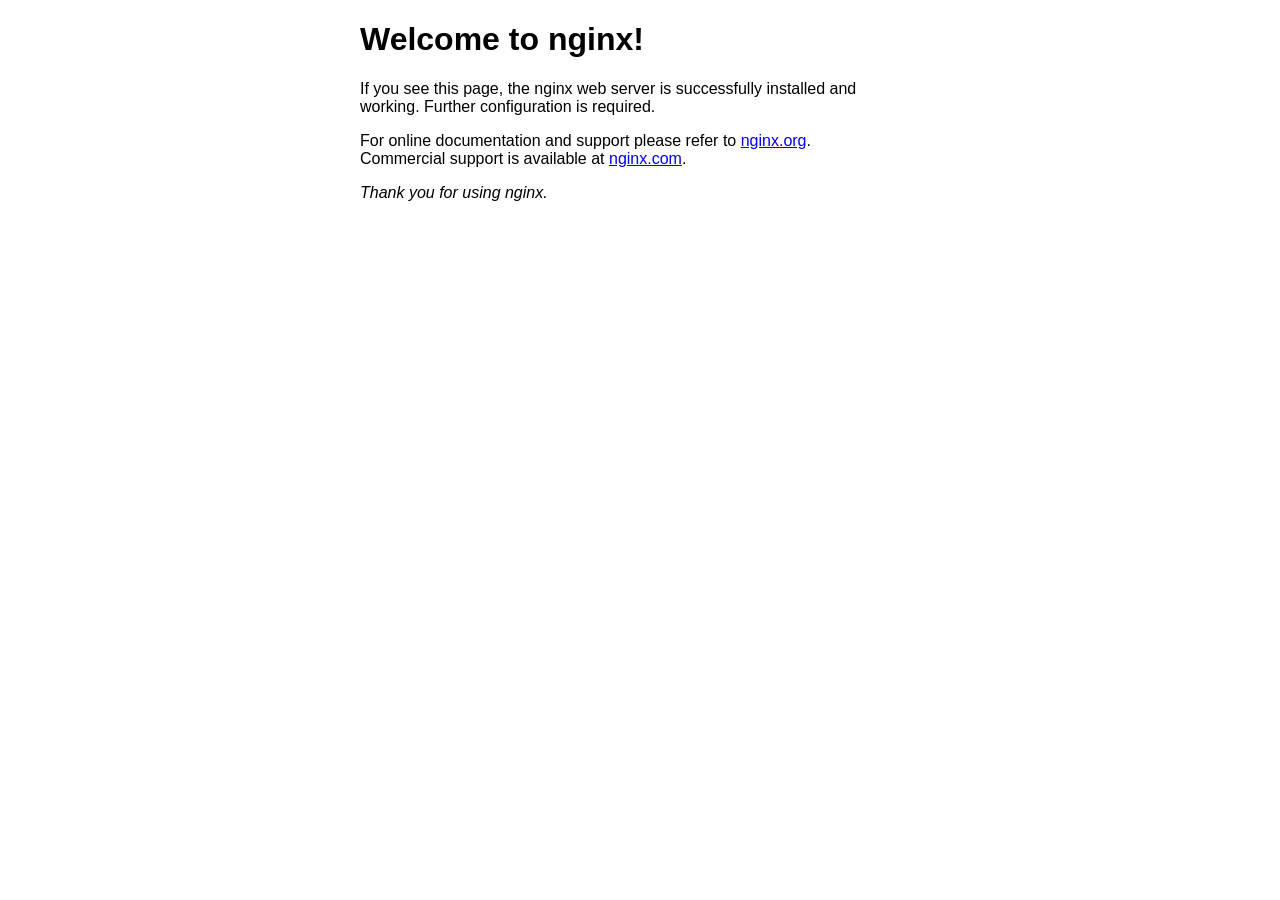
<file: index.nginx-debian.html>
<!DOCTYPE html>
<html>
<head>
<title>Welcome to nginx!</title>
<style>
html { color-scheme: light dark; }
body { width: 35em; margin: 0 auto;
font-family: Tahoma, Verdana, Arial, sans-serif; }
</style>
</head>
<body>
<h1>Welcome to nginx!</h1>
<p>If you see this page, the nginx web server is successfully installed and
working. Further configuration is required.</p>

<p>For online documentation and support please refer to
<a href="http://nginx.org/">nginx.org</a>.<br/>
Commercial support is available at
<a href="http://nginx.com/">nginx.com</a>.</p>

<p><em>Thank you for using nginx.</em></p>
</body>
</html>
</file>
<file: style/style.css>
@import url('https://fonts.googleapis.com/css2?family=Bricolage+Grotesque:opsz,wght@12..96,400;12..96,600;12..96,700;12..96,800&family=Manrope:wght@400;500;600&family=JetBrains+Mono:wght@400;500&display=swap');

/* ── Variables ───────────────────────────────────────────── */
:root {
  --bg:           #060a12;
  --bg-2:         #0b1221;
  --bg-card:      #0d1626;
  --bg-card-2:    #111e35;
  --border:       #1c2d48;
  --border-2:     #2a3f60;
  --text:         #e2eaf8;
  --muted:        #8e99b8;
  --accent:       #3d7fff;
  --accent-2:     #60a5ff;
  --accent-glow:  rgba(61, 127, 255, 0.12);
  --purple:       #8b5cf6;
  --purple-2:     #a78bfa;
  --purple-glow:  rgba(139, 92, 246, 0.12);
  --radius:       12px;
  --radius-sm:    8px;
  --nav-h:        64px;
}

[data-theme="light"] {
  --bg:           #f4f6ff;
  --bg-2:         #eaedfc;
  --bg-card:      #ffffff;
  --bg-card-2:    #f0f3ff;
  --border:       #d8e0f4;
  --border-2:     #c0cceb;
  --text:         #0f1c35;
  --muted:        #5a6a8a;
  --accent:       #2563eb;
  --accent-2:     #1d4ed8;
  --accent-glow:  rgba(37, 99, 235, 0.08);
  --purple:       #7c3aed;
  --purple-2:     #6d28d9;
  --purple-glow:  rgba(124, 58, 237, 0.08);
}

/* ── Reset & Base ────────────────────────────────────────── */
*, *::before, *::after {
  margin: 0; padding: 0;
  box-sizing: border-box;
}

html {
  scroll-behavior: smooth;
  overflow-x: hidden;
}

body {
  font-family: 'Manrope', -apple-system, BlinkMacSystemFont, sans-serif;
  background: var(--bg);
  color: var(--text);
  line-height: 1.7;
  font-size: 15px;
  transition: background 0.3s ease, color 0.3s ease;
  overflow-x: hidden;
}

img { max-width: 100%; display: block; }
a { color: var(--accent); }

/* ── Top Nav ─────────────────────────────────────────────── */
.topnav {
  position: fixed;
  top: 0; left: 0; right: 0;
  height: var(--nav-h);
  display: flex;
  align-items: center;
  justify-content: space-between;
  padding: 0 32px;
  background: rgba(6, 10, 18, 0.82);
  backdrop-filter: blur(20px);
  -webkit-backdrop-filter: blur(20px);
  border-bottom: 1px solid var(--border);
  z-index: 500;
  transition: background 0.3s;
  gap: 20px;
}

[data-theme="light"] .topnav {
  background: rgba(244, 246, 255, 0.88);
}

.nav-brand {
  font-family: 'Bricolage Grotesque', sans-serif;
  font-size: 20px;
  font-weight: 800;
  color: var(--accent);
  letter-spacing: -0.5px;
  flex-shrink: 0;
  text-decoration: none;
}

.nav-links {
  display: flex;
  gap: 2px;
  list-style: none;
  align-items: center;
  flex: 1;
  justify-content: center;
}

.nav-links a {
  color: var(--muted);
  text-decoration: none;
  font-size: 13px;
  font-weight: 500;
  padding: 6px 12px;
  border-radius: 6px;
  transition: all 0.2s;
  white-space: nowrap;
}

.nav-links a:hover,
.nav-links a.active {
  color: var(--text);
  background: var(--bg-card);
}

.nav-right {
  display: flex;
  align-items: center;
  gap: 10px;
  flex-shrink: 0;
}

.theme-toggle {
  background: var(--bg-card);
  border: 1px solid var(--border);
  border-radius: 8px;
  width: 38px; height: 38px;
  display: flex;
  align-items: center;
  justify-content: center;
  cursor: pointer;
  font-size: 16px;
  transition: all 0.2s;
  color: var(--text);
}

.theme-toggle:hover {
  border-color: var(--accent);
  background: var(--accent-glow);
}

.hamburger {
  display: none;
  background: var(--bg-card);
  border: 1px solid var(--border);
  border-radius: 8px;
  width: 38px; height: 38px;
  align-items: center;
  justify-content: center;
  cursor: pointer;
  flex-direction: column;
  gap: 4px;
  transition: all 0.2s;
}

.hamburger span {
  display: block;
  width: 16px; height: 2px;
  background: var(--text);
  border-radius: 2px;
  transition: all 0.3s;
}

.hamburger.open span:nth-child(1) { transform: translateY(6px) rotate(45deg); }
.hamburger.open span:nth-child(2) { opacity: 0; }
.hamburger.open span:nth-child(3) { transform: translateY(-6px) rotate(-45deg); }

/* Mobile nav dropdown */
.mobile-nav {
  display: none;
  position: fixed;
  top: var(--nav-h);
  left: 0; right: 0;
  background: var(--bg-2);
  border-bottom: 1px solid var(--border);
  padding: 12px 16px;
  z-index: 498;
  flex-direction: column;
  gap: 2px;
}

.mobile-nav.open { display: flex; }

.mobile-nav a {
  color: var(--muted);
  text-decoration: none;
  font-size: 14px;
  font-weight: 500;
  padding: 10px 14px;
  border-radius: 8px;
  display: block;
  transition: all 0.2s;
}

.mobile-nav a:hover { color: var(--text); background: var(--bg-card); }

/* ── Layout ──────────────────────────────────────────────── */
main { padding-top: var(--nav-h); }

.container {
  max-width: 960px;
  margin: 0 auto;
  padding: 0 24px;
}

/* ── Hero ────────────────────────────────────────────────── */
.hero {
  padding: 72px 0 64px;
  position: relative;
}

/* Parallax background layer — moved by JS */
.hero-bg {
  position: absolute;
  top: -120px;
  left: -120px;
  right: -120px;
  bottom: -120px;
  pointer-events: none;
  will-change: transform;
  z-index: 0;
  overflow: hidden;
}

.hero-bg::before {
  content: '';
  position: absolute;
  top: 10%; left: -10%;
  width: 70vw; height: 70vw;
  max-width: 900px; max-height: 900px;
  background: radial-gradient(ellipse at center, rgba(61, 127, 255, 0.07) 0%, rgba(61, 127, 255, 0.03) 40%, transparent 50%);
  border-radius: 50%;
}

.hero-bg::after {
  content: '';
  position: absolute;
  top: -5%; right: -5%;
  width: 50vw; height: 50vw;
  max-width: 700px; max-height: 700px;
  background: radial-gradient(ellipse at center, rgba(139, 92, 246, 0.05) 0%, transparent 65%);
  border-radius: 50%;
}

/* All hero content sits above parallax layer */
.hero > *:not(.hero-bg) {
  position: relative;
  z-index: 1;
}

.hero-label {
  display: inline-flex;
  align-items: center;
  gap: 8px;
  font-family: 'JetBrains Mono', monospace;
  font-size: 12px;
  font-weight: 500;
  color: var(--accent);
  border: 1px solid rgba(61, 127, 255, 0.3);
  background: var(--accent-glow);
  padding: 5px 14px;
  border-radius: 100px;
  margin-bottom: 20px;
  letter-spacing: 0.5px;
}

.hero-label::before {
  content: '';
  display: block;
  width: 6px; height: 6px;
  border-radius: 50%;
  background: var(--accent);
  animation: dot-pulse 2s infinite;
}

@keyframes dot-pulse {
  0%, 100% { opacity: 1; transform: scale(1); }
  50%       { opacity: 0.4; transform: scale(0.8); }
}

.hero h1 {
  font-family: 'Bricolage Grotesque', sans-serif;
  font-size: clamp(38px, 6vw, 66px);
  font-weight: 800;
  line-height: 1.04;
  letter-spacing: -2px;
  margin-bottom: 18px;
  color: var(--text);
}

.hero-subtitle {
  font-size: 15px;
  color: var(--muted);
  max-width: 600px;
  margin-bottom: 36px;
  line-height: 1.75;
}

/* Stats row */
.hero-stats {
  display: flex;
  flex-wrap: wrap;
  align-items: center;
  gap: 8px;
  margin-bottom: 36px;
}

.stat-item {
  display: flex;
  flex-direction: column;
  gap: 2px;
  padding: 12px 20px;
  background: var(--bg-card);
  border: 1px solid var(--border);
  border-radius: var(--radius-sm);
}

.stat-num {
  font-family: 'Bricolage Grotesque', sans-serif;
  font-size: 24px;
  font-weight: 800;
  color: var(--text);
  line-height: 1;
}

.stat-label {
  font-size: 11px;
  color: var(--muted);
  font-weight: 500;
  white-space: nowrap;
}

/* Contact buttons */
.hero-contacts {
  display: flex;
  flex-wrap: wrap;
  gap: 8px;
  margin-bottom: 20px;
}

.contact-btn {
  display: inline-flex;
  align-items: center;
  gap: 7px;
  padding: 9px 16px;
  border-radius: 8px;
  font-size: 13px;
  font-weight: 600;
  text-decoration: none;
  transition: all 0.2s;
  border: 1px solid;
  cursor: pointer;
}

.contact-btn.primary {
  background: var(--accent);
  border-color: var(--accent);
  color: #fff;
}

.contact-btn.primary:hover {
  background: var(--accent-2);
  border-color: var(--accent-2);
  transform: translateY(-1px);
  box-shadow: 0 8px 24px var(--accent-glow);
}

.contact-btn.secondary {
  background: var(--bg-card);
  border-color: var(--border);
  color: var(--text);
}

.contact-btn.secondary:hover {
  border-color: var(--accent);
  color: var(--accent);
  transform: translateY(-1px);
}

.hero-location {
  display: flex;
  align-items: center;
  gap: 7px;
  font-size: 13px;
  color: var(--muted);
}

/* ── Sections ────────────────────────────────────────────── */
section {
  padding: 60px 0;
  border-top: 1px solid var(--border);
}

.section-label {
  font-family: 'JetBrains Mono', monospace;
  font-size: 11px;
  font-weight: 500;
  color: var(--accent);
  letter-spacing: 1.5px;
  text-transform: uppercase;
  margin-bottom: 6px;
}

h2 {
  font-family: 'Bricolage Grotesque', sans-serif;
  font-size: 26px;
  font-weight: 700;
  letter-spacing: -0.5px;
  color: var(--text);
  margin-bottom: 28px;
}

/* ── About ───────────────────────────────────────────────── */
.about-text {
  font-size: 15px;
  color: var(--muted);
  line-height: 1.85;
  background: var(--bg-card);
  padding: 28px 32px;
  border-radius: var(--radius);
  border: 1px solid var(--border);
  border-left: 3px solid var(--accent);
}

.about-text strong { color: var(--text); font-weight: 600; }

/* ── Experience Timeline ─────────────────────────────────── */
.timeline {
  display: flex;
  flex-direction: column;
}

.timeline-item {
  position: relative;
  padding-left: 34px;
  padding-bottom: 44px;
}

.timeline-item:last-child { padding-bottom: 0; }

.timeline-item::before {
  content: '';
  position: absolute;
  left: 7px; top: 18px; bottom: 0;
  width: 2px;
  background: var(--border);
}

.timeline-item:last-child::before { display: none; }

.timeline-item::after {
  content: '';
  position: absolute;
  left: 0; top: 8px;
  width: 16px; height: 16px;
  border-radius: 50%;
  background: var(--bg);
  border: 2px solid var(--accent);
  box-shadow: 0 0 0 4px var(--accent-glow);
}

.exp-header {
  display: flex;
  justify-content: space-between;
  align-items: flex-start;
  flex-wrap: wrap;
  gap: 10px;
  margin-bottom: 4px;
}

.exp-title {
  font-family: 'Bricolage Grotesque', sans-serif;
  font-size: 18px;
  font-weight: 700;
  color: var(--text);
}

.exp-company {
  color: var(--accent);
  font-weight: 600;
  font-size: 14px;
  margin-top: 2px;
}

.exp-industry {
  font-size: 13px;
  color: var(--muted);
  margin-top: 2px;
  margin-bottom: 14px;
}

.exp-period {
  font-family: 'JetBrains Mono', monospace;
  font-size: 11px;
  color: var(--muted);
  white-space: nowrap;
  background: var(--bg-card);
  padding: 5px 10px;
  border-radius: 6px;
  border: 1px solid var(--border);
  flex-shrink: 0;
}

.exp-block-title {
  font-family: 'JetBrains Mono', monospace;
  font-size: 10px;
  font-weight: 600;
  text-transform: uppercase;
  letter-spacing: 1.2px;
  color: var(--accent);
  margin: 16px 0 8px;
}

.achievements {
  list-style: none;
  display: flex;
  flex-direction: column;
  gap: 7px;
}

.achievements li {
  display: flex;
  gap: 10px;
  font-size: 14px;
  color: var(--muted);
  line-height: 1.55;
}

.achievements li::before {
  content: '→';
  color: var(--accent);
  font-weight: 700;
  flex-shrink: 0;
}

/* ── Project Slider ──────────────────────────────────────── */
.pslider {
  position: relative;
  border-radius: var(--radius);
  overflow: hidden;
  border: 1px solid var(--border);
  background: var(--bg-card);
}

.pslide {
  display: none;
  flex-direction: column;
}

.pslide.active {
  display: flex;
}

/* Visual area — photo background */
.pslide-visual {
  position: relative;
  height: 340px;
  background: var(--bg-card-2);
  overflow: hidden;
}

/* JS sets background-image, this is the base */
.pslide-visual[style] {
  background-size: cover;
  background-position: center;
}

/* Dark gradient overlay */
.pslide-overlay {
  position: absolute;
  inset: 0;
  background: linear-gradient(
    to bottom,
    rgba(6, 10, 18, 0.35) 0%,
    rgba(6, 10, 18, 0.15) 40%,
    rgba(6, 10, 18, 0.75) 100%
  );
  z-index: 1;
}

/* Subtle dot pattern when no photo */
.pslide-pattern {
  position: absolute;
  inset: 0;
  background-image: radial-gradient(rgba(61,127,255,0.08) 1px, transparent 1px);
  background-size: 28px 28px;
  z-index: 0;
}

.pslide-top {
  position: absolute;
  top: 20px; left: 22px; right: 22px;
  display: flex;
  justify-content: space-between;
  align-items: center;
  z-index: 2;
}

/* Badge inside slider — always readable regardless of photo brightness */
.pslide-top .project-badge {
  background: rgba(6, 10, 18, 0.65);
  color: #fff;
  border-color: rgba(255,255,255,0.2);
  backdrop-filter: blur(8px);
  -webkit-backdrop-filter: blur(8px);
}

.pslide-headline {
  position: absolute;
  bottom: 22px; left: 22px;
  font-family: 'Bricolage Grotesque', sans-serif;
  font-size: clamp(22px, 4vw, 38px);
  font-weight: 800;
  color: #fff;
  letter-spacing: -0.5px;
  z-index: 2;
  text-shadow: 0 2px 20px rgba(0,0,0,0.5);
  line-height: 1.1;
  max-width: 75%;
}

/* Info bar */
.pslide-bar {
  display: flex;
  align-items: center;
  gap: 0;
  padding: 0;
  min-height: 110px;
  border-top: 1px solid var(--border);
}

.pslide-counter {
  display: flex;
  align-items: baseline;
  gap: 4px;
  padding: 20px 28px;
  flex-shrink: 0;
}

.pslide-num {
  font-family: 'Bricolage Grotesque', sans-serif;
  font-size: 32px;
  font-weight: 800;
  color: var(--text);
  line-height: 1;
}

.pslide-sep {
  font-size: 16px;
  color: var(--border-2);
  margin: 0 2px;
}

.pslide-total {
  font-family: 'JetBrains Mono', monospace;
  font-size: 13px;
  color: var(--muted);
}

.pslide-divider {
  width: 1px;
  height: 60px;
  background: var(--border);
  flex-shrink: 0;
}

.pslide-info {
  flex: 1;
  padding: 16px 24px;
  min-width: 0;
}

.pslide-name {
  font-family: 'Bricolage Grotesque', sans-serif;
  font-size: 15px;
  font-weight: 700;
  color: var(--text);
  margin-bottom: 5px;
}

.pslide-desc {
  font-size: 13px;
  color: var(--muted);
  line-height: 1.55;
}

.pslide-desc strong { color: var(--text); font-weight: 600; }

/* Full text — hidden by default, accordion */
.pslide-full {
  font-size: 13px;
  color: var(--muted);
  line-height: 1.65;
  max-height: 0;
  overflow: hidden;
  transition: max-height 0.4s ease, opacity 0.3s ease, margin-top 0.3s ease;
  opacity: 0;
  margin-top: 0;
}

.pslide-full strong { color: var(--text); font-weight: 600; }

.pslide-full.open {
  max-height: 600px;
  opacity: 1;
  margin-top: 10px;
}

.pslide-more {
  display: inline-flex;
  align-items: center;
  gap: 5px;
  margin-top: 8px;
  background: none;
  border: none;
  color: var(--accent);
  font-size: 12px;
  font-weight: 600;
  cursor: pointer;
  padding: 0;
  transition: color 0.2s;
}

.pslide-more:hover { color: var(--accent-2); }

.pslide-more-icon {
  display: inline-block;
  transition: transform 0.3s ease;
}

.pslide-more.open .pslide-more-icon {
  transform: rotate(180deg);
}

.pslide-arrow {
  width: 56px; height: 56px;
  border-radius: 50%;
  background: var(--accent);
  color: #fff;
  border: none;
  font-size: 20px;
  cursor: pointer;
  display: flex;
  align-items: center;
  justify-content: center;
  margin: 20px 24px 20px 8px;
  flex-shrink: 0;
  transition: all 0.2s;
}

.pslide-arrow:hover {
  background: var(--accent-2);
  transform: scale(1.08);
}

/* Slide transition */
.pslide.slide-enter {
  animation: slideEnter 0.4s ease forwards;
}

.pslide.slide-exit {
  animation: slideExit 0.3s ease forwards;
}

@keyframes slideEnter {
  from { opacity: 0; transform: translateX(30px); }
  to   { opacity: 1; transform: translateX(0); }
}

@keyframes slideExit {
  from { opacity: 1; transform: translateX(0); }
  to   { opacity: 0; transform: translateX(-30px); }
}

/* Touch/swipe hint dots */
.pslider-dots {
  display: flex;
  justify-content: center;
  gap: 6px;
  margin-top: 16px;
}

.pslider-dot {
  width: 6px; height: 6px;
  border-radius: 50%;
  background: var(--border-2);
  transition: all 0.25s;
  cursor: pointer;
}

.pslider-dot.active {
  width: 20px;
  border-radius: 3px;
  background: var(--accent);
}

@media (max-width: 600px) {
  .pslide-visual { height: 220px; }
  .pslide-counter { padding: 16px 16px; }
  .pslide-num { font-size: 24px; }
  .pslide-info { padding: 14px 14px; }
  .pslide-arrow { width: 44px; height: 44px; margin: 16px 14px; }
  .pslide-bar { min-height: 90px; }
}

/* ── AI Cases Grid (карточки) ────────────────────────────── */
.projects-grid {
  display: grid;
  grid-template-columns: repeat(auto-fill, minmax(290px, 1fr));
  gap: 14px;
}

.project-card {
  background: var(--bg-card);
  border: 1px solid var(--border);
  border-radius: var(--radius);
  padding: 20px 22px;
  transition: all 0.25s;
  position: relative;
  overflow: hidden;
}

.project-card::after {
  content: '';
  position: absolute;
  inset: 0;
  background: var(--accent-glow);
  opacity: 0;
  transition: opacity 0.3s;
  pointer-events: none;
  border-radius: var(--radius);
}

.project-card:hover {
  border-color: var(--border-2);
  transform: translateY(-3px);
  box-shadow: 0 16px 40px rgba(0,0,0,0.25);
}

.project-card:hover::after { opacity: 1; }

.project-card.ai-case {
  border-left: 3px solid var(--purple);
}

.project-card.ai-case::after { background: var(--purple-glow); }
.project-card.ai-case:hover  { border-color: rgba(139, 92, 246, 0.4); }
.project-card.hidden         { display: none !important; }

.card-top {
  display: flex;
  justify-content: space-between;
  align-items: flex-start;
  gap: 10px;
  margin-bottom: 12px;
}

.project-badge {
  display: inline-flex;
  align-items: center;
  padding: 4px 10px;
  border-radius: 100px;
  font-size: 11px;
  font-weight: 700;
  letter-spacing: 0.3px;
  background: var(--accent-glow);
  color: var(--accent);
  border: 1px solid rgba(61, 127, 255, 0.25);
}

.project-badge.purple {
  background: var(--purple-glow);
  color: var(--purple);
  border-color: rgba(139, 92, 246, 0.25);
}

.project-photo-btn {
  display: inline-flex;
  align-items: center;
  gap: 5px;
  padding: 5px 10px;
  background: rgba(255,255,255,0.06);
  border: 1px solid var(--border);
  border-radius: 6px;
  font-size: 11px;
  font-weight: 600;
  color: rgba(255,255,255,0.75);
  cursor: pointer;
  transition: all 0.2s;
  flex-shrink: 0;
  z-index: 2;
  position: relative;
}

.project-photo-btn:hover {
  border-color: var(--accent);
  color: #fff;
  background: var(--accent-glow);
}

.project-name {
  font-family: 'Bricolage Grotesque', sans-serif;
  font-size: 16px;
  font-weight: 700;
  color: var(--text);
  margin-bottom: 6px;
}

.project-meta {
  display: flex;
  flex-wrap: wrap;
  gap: 6px;
  margin-bottom: 10px;
}

.project-meta span {
  font-size: 12px;
  color: var(--muted);
  background: var(--bg-2);
  padding: 2px 8px;
  border-radius: 4px;
  border: 1px solid var(--border);
}

.project-desc {
  font-size: 13px;
  color: var(--muted);
  line-height: 1.65;
}

.project-desc strong { color: var(--text); font-weight: 600; }

/* Blog pagination fade */
#blogGrid {
  transition: opacity 0.25s ease;
  grid-template-columns: 1fr;
}

#blogGrid.fading { opacity: 0; }


.pagination {
  display: flex;
  justify-content: center;
  align-items: center;
  gap: 8px;
  margin-top: 24px;
}

.pagination-btn {
  padding: 8px 14px;
  background: var(--bg-card);
  color: var(--muted);
  border: 1px solid var(--border);
  border-radius: var(--radius-sm);
  cursor: pointer;
  font-size: 13px;
  font-weight: 600;
  font-family: 'JetBrains Mono', monospace;
  transition: all 0.2s;
}

.pagination-btn:hover {
  background: var(--accent-glow);
  border-color: var(--accent);
  color: var(--accent);
}

.pagination-btn.active {
  background: var(--accent);
  border-color: var(--accent);
  color: #fff;
}

/* ── AI Banner ───────────────────────────────────────────── */
.ai-banner {
  background: linear-gradient(135deg, rgba(61,127,255,0.06), rgba(139,92,246,0.06));
  border: 1px solid var(--border);
  border-left: 3px solid var(--purple);
  border-radius: var(--radius);
  padding: 16px 20px;
  margin-bottom: 20px;
  font-size: 14px;
  color: var(--muted);
  line-height: 1.6;
}

.ai-banner strong { color: var(--text); }

/* ── Experience Tags ─────────────────────────────────────── */
.exp-tags-group {
  margin-top: 18px;
  display: flex;
  flex-direction: column;
  gap: 10px;
}

.exp-tags-row {
  display: flex;
  align-items: flex-start;
  gap: 10px;
  flex-wrap: wrap;
}

.exp-tag-label {
  font-family: 'JetBrains Mono', monospace;
  font-size: 10px;
  font-weight: 600;
  text-transform: uppercase;
  letter-spacing: 0.8px;
  color: var(--muted);
  white-space: nowrap;
  padding-top: 5px;
  min-width: 80px;
}

.exp-tags {
  display: flex;
  flex-wrap: wrap;
  gap: 6px;
}

.exp-tag {
  font-size: 12px;
  font-weight: 500;
  padding: 3px 10px;
  border-radius: 100px;
  background: var(--bg-2);
  color: var(--muted);
  border: 1px solid var(--border);
  transition: all 0.2s;
}

.exp-tag--cms {
  background: var(--accent-glow);
  color: var(--accent);
  border-color: rgba(61, 127, 255, 0.25);
}

.exp-tag--method {
  background: var(--purple-glow);
  color: var(--purple);
  border-color: rgba(139, 92, 246, 0.25);
}


.skills-categories { display: flex; flex-direction: column; gap: 28px; }

.skill-category h3 {
  font-family: 'Bricolage Grotesque', sans-serif;
  font-size: 14px;
  font-weight: 700;
  color: var(--accent);
  margin-bottom: 12px;
  text-transform: uppercase;
  letter-spacing: 0.5px;
}

.skills-grid {
  display: flex;
  flex-wrap: wrap;
  gap: 8px;
}

.skill-tag {
  padding: 6px 14px;
  border-radius: 100px;
  font-size: 13px;
  font-weight: 500;
  border: 1px solid var(--border);
  background: var(--bg-card);
  color: var(--muted);
  transition: all 0.2s;
  cursor: default;
}

.skill-tag:hover {
  border-color: var(--accent);
  color: var(--accent);
  background: var(--accent-glow);
  transform: translateY(-1px);
}

.skill-tag.primary {
  background: var(--accent);
  color: #fff;
  border-color: var(--accent);
}

.skill-tag.primary:hover {
  background: var(--accent-2);
  border-color: var(--accent-2);
}

/* ── Stack (Education) ───────────────────────────────────── */
.stack-list { display: flex; flex-direction: column; gap: 10px; }

.stack-item {
  display: flex;
  justify-content: space-between;
  align-items: center;
  padding: 14px 18px;
  background: var(--bg-card);
  border-radius: var(--radius-sm);
  border: 1px solid var(--border);
  flex-wrap: wrap;
  gap: 8px;
  transition: border-color 0.2s;
}

.stack-item:hover { border-color: var(--border-2); }
.stack-label { font-weight: 600; font-size: 14px; color: var(--text); }
.stack-value { font-size: 14px; color: var(--muted); text-align: right; }

/* ── Footer ──────────────────────────────────────────────── */
footer {
  border-top: 1px solid var(--border);
  padding: 28px 0;
  text-align: center;
  color: var(--muted);
  font-size: 13px;
  margin-top: 20px;
}

/* ── Back to Top ─────────────────────────────────────────── */
#backToTop {
  position: fixed;
  bottom: 28px; right: 28px;
  width: 44px; height: 44px;
  background: var(--accent);
  color: #fff;
  border: none;
  border-radius: 10px;
  display: none;
  align-items: center;
  justify-content: center;
  font-size: 20px;
  cursor: pointer;
  z-index: 400;
  transition: all 0.2s;
  box-shadow: 0 4px 20px var(--accent-glow);
}

#backToTop:hover {
  background: var(--accent-2);
  transform: translateY(-2px);
}

/* ── Modals ──────────────────────────────────────────────── */
.project-modal {
  position: fixed;
  inset: 0;
  background: rgba(0, 0, 0, 0.75);
  display: none;
  align-items: center;
  justify-content: center;
  z-index: 1000;
  padding: 20px;
}

.project-modal.visible { display: flex; animation: fadeIn 0.2s ease; }

@keyframes fadeIn { from { opacity: 0; } to { opacity: 1; } }

.modal-content {
  background: var(--bg-card);
  border: 1px solid var(--border);
  border-radius: var(--radius);
  padding: 28px;
  max-width: 720px;
  width: 100%;
  max-height: 88vh;
  overflow-y: auto;
  position: relative;
  animation: slideUp 0.2s ease;
}

@keyframes slideUp {
  from { transform: translateY(16px); opacity: 0; }
  to   { transform: translateY(0);    opacity: 1; }
}

.modal-close {
  position: absolute;
  top: 16px; right: 20px;
  font-size: 24px;
  color: var(--muted);
  cursor: pointer;
  line-height: 1;
  transition: color 0.2s;
  background: none;
  border: none;
}

.modal-close:hover { color: var(--text); }

.modal-content h3 {
  font-family: 'Bricolage Grotesque', sans-serif;
  font-size: 18px;
  font-weight: 700;
  color: var(--text);
  margin-bottom: 20px;
  padding-right: 32px;
}

.modal-photos {
  display: grid;
  grid-template-columns: repeat(auto-fill, minmax(190px, 1fr));
  gap: 12px;
}

.project-img-modal {
  width: 100%;
  border-radius: var(--radius-sm);
  cursor: zoom-in;
  border: 1px solid var(--border);
  transition: all 0.2s;
}

.project-img-modal:hover {
  border-color: var(--accent);
  transform: scale(1.02);
}

/* ── Lightbox ────────────────────────────────────────────── */
.lightbox {
  display: none;
  position: fixed;
  inset: 0;
  background: rgba(0, 0, 0, 0.93);
  z-index: 2000;
  align-items: center;
  justify-content: center;
}

.lightbox-content {
  max-width: 90vw;
  max-height: 88vh;
  object-fit: contain;
  border-radius: 8px;
  animation: lbZoom 0.2s ease;
}

@keyframes lbZoom {
  from { transform: scale(0.92); opacity: 0; }
  to   { transform: scale(1);    opacity: 1; }
}

.lightbox-close {
  position: absolute;
  top: 20px; right: 28px;
  color: rgba(255,255,255,0.65);
  font-size: 32px;
  cursor: pointer;
  line-height: 1;
  transition: color 0.2s;
}

.lightbox-close:hover { color: #fff; }

.lightbox-prev,
.lightbox-next {
  position: absolute;
  top: 50%; transform: translateY(-50%);
  background: rgba(255,255,255,0.08);
  border: 1px solid rgba(255,255,255,0.12);
  color: #fff;
  font-size: 22px;
  padding: 14px 18px;
  cursor: pointer;
  border-radius: 8px;
  transition: all 0.2s;
  z-index: 2001;
}

.lightbox-prev:hover,
.lightbox-next:hover {
  background: var(--accent);
  border-color: var(--accent);
}

.lightbox-prev { left: 20px; }
.lightbox-next { right: 20px; }

/* ── Scroll Reveal ───────────────────────────────────────── */
.reveal {
  opacity: 0;
  transform: translateY(20px);
  transition: opacity 0.5s ease, transform 0.5s ease;
}

.reveal.visible {
  opacity: 1;
  transform: none;
}

/* ── Responsive ──────────────────────────────────────────── */
@media (max-width: 820px) {
  .nav-links { display: none; }
  .hamburger { display: flex; }
  .topnav { padding: 0 18px; }
}

@media (max-width: 768px) {
  .hero { padding: 48px 0 48px; }
  .hero h1 { letter-spacing: -1px; }
  .hero-stats { gap: 8px; }

  .projects-grid { grid-template-columns: 1fr; }
  .modal-content { padding: 20px 18px; }

  .lightbox-prev { left: 8px; }
  .lightbox-next { right: 8px; }

  .stack-item { flex-direction: column; align-items: flex-start; }
  .stack-value { text-align: left; }

  h2 { font-size: 22px; }

  .about-text { padding: 20px; }
}

@media (max-width: 480px) {
  .hero-contacts { gap: 8px; }
  .contact-btn { padding: 8px 12px; font-size: 12px; }
  .container { padding: 0 16px; }
}
</file>
